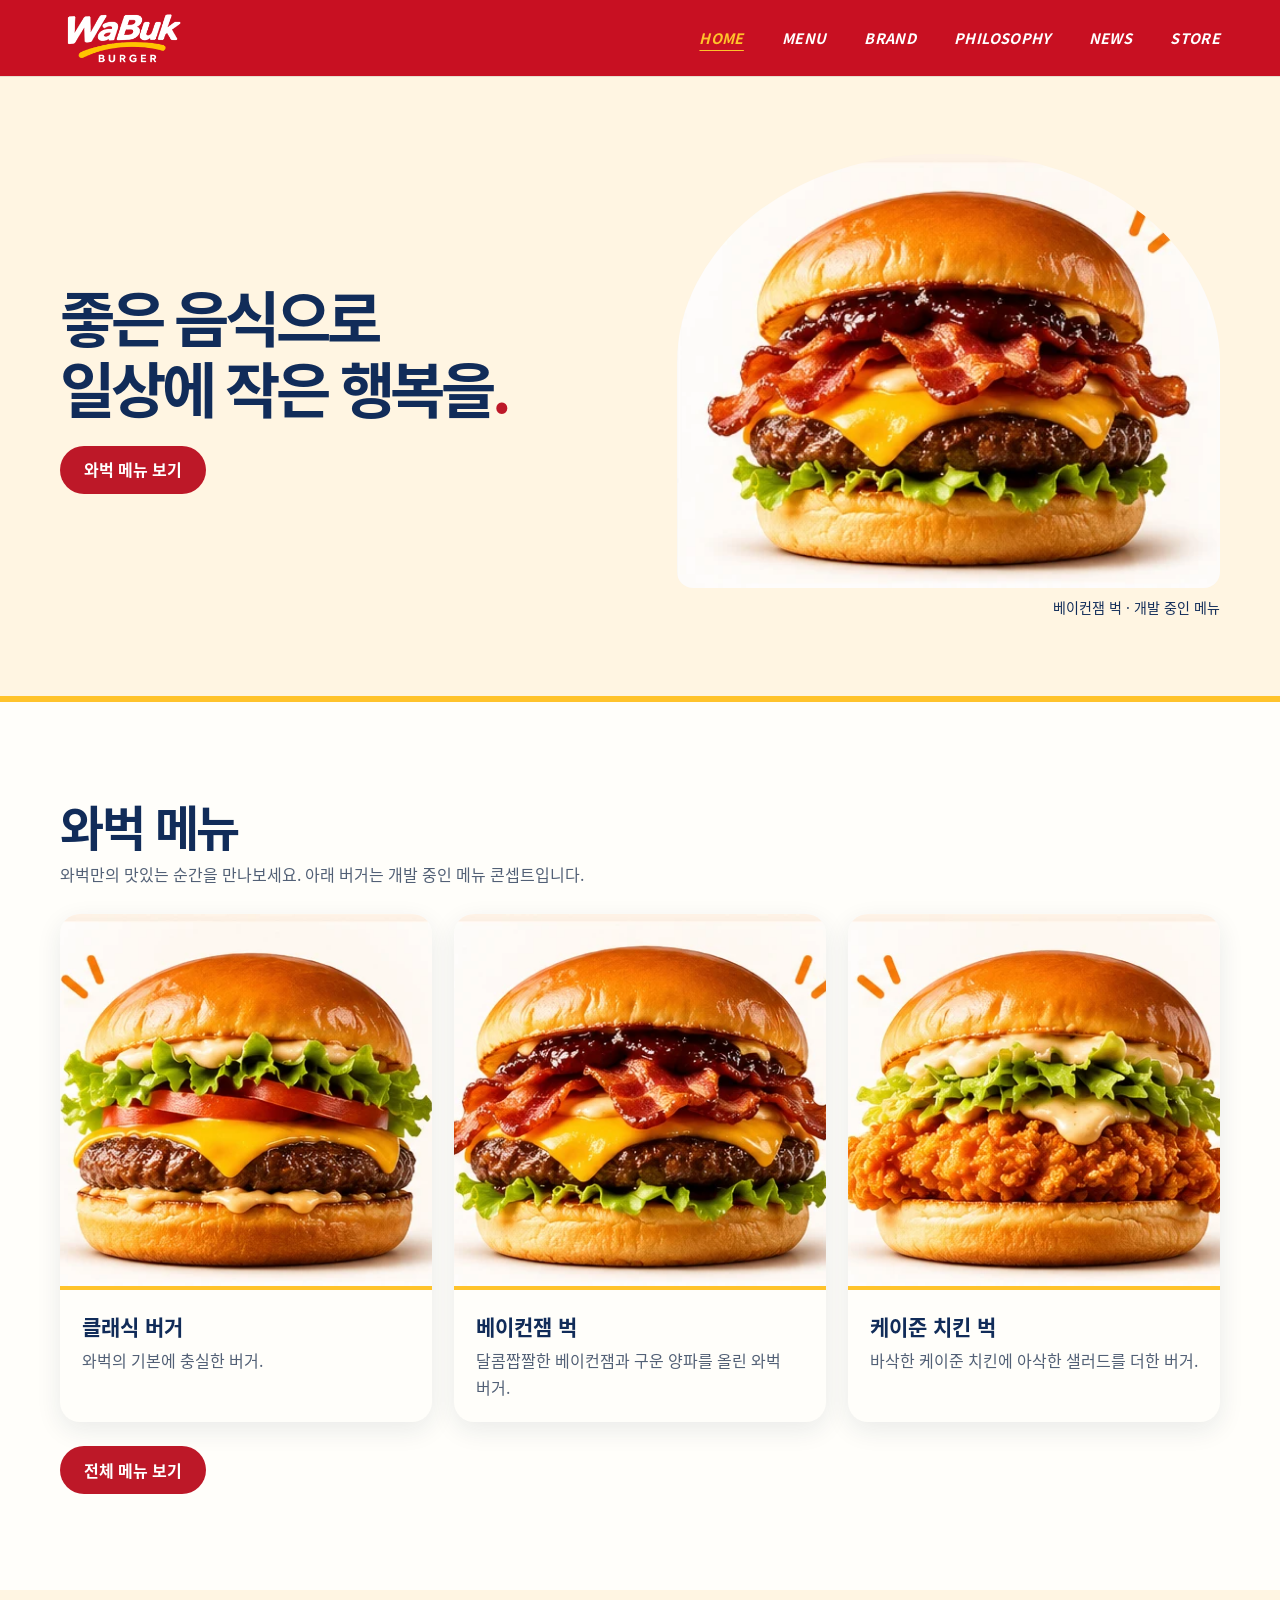
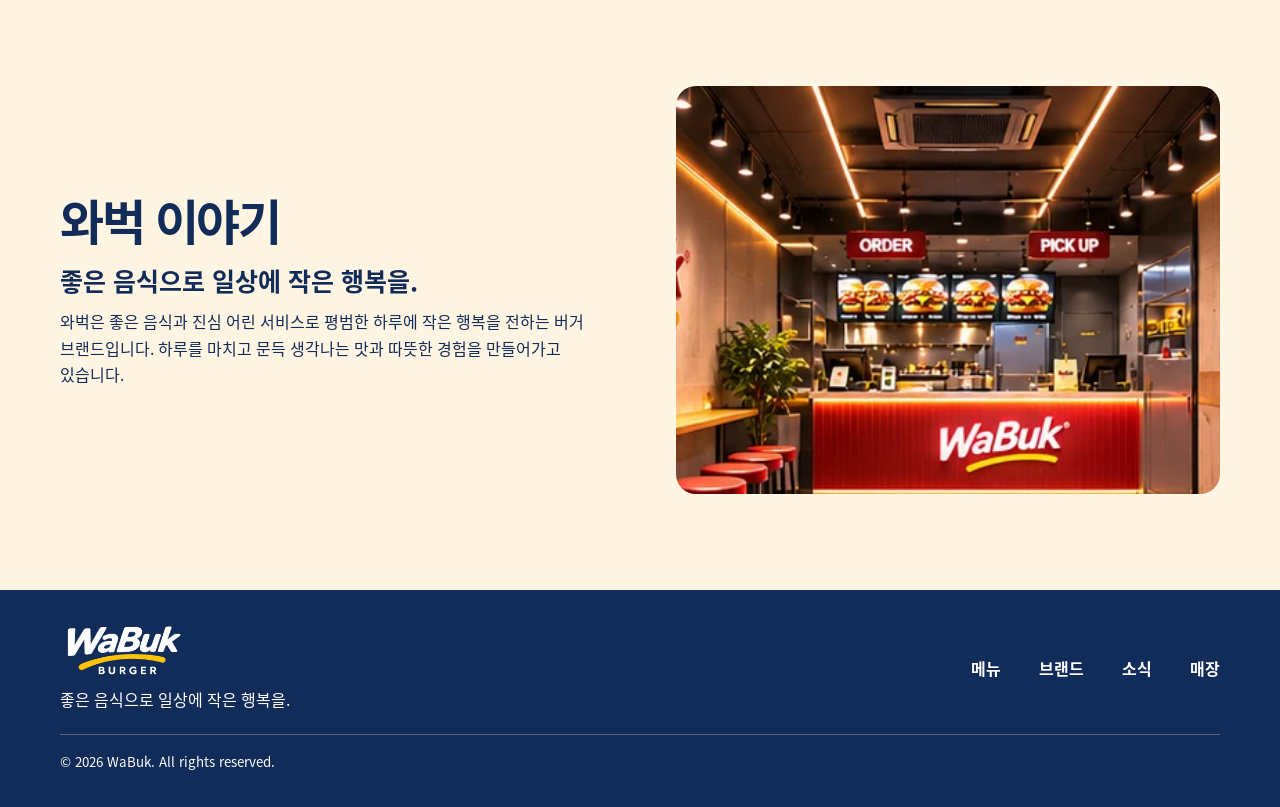
<file: index.html>
<!DOCTYPE html>
<html lang="ko">
<head>
  <meta charset="UTF-8">
  <meta name="viewport" content="width=device-width, initial-scale=1">
  <meta name="description" content="좋은 음식으로 일상에 작은 행복을 전하는 버거 브랜드 WaBuk.">
  <title>WaBuk | 공식 홈페이지</title>
  <link rel="icon" href="assets/w-symbol.png">
  <link rel="stylesheet" href="css/style.css">
  <script src="script.js" defer></script>
</head>
<body>
  <header class="site-header">
    <div class="container header-inner">
      <a class="logo" href="#home" aria-label="WaBuk 홈">
        <img src="assets/wordmark.png" alt="WaBuk">
      </a>

      <button class="nav-toggle" type="button" aria-expanded="false"
              aria-controls="main-nav" hidden>
        메뉴
      </button>

      <nav class="site-nav" id="main-nav" aria-label="주 메뉴">
        <a href="#home" data-page="index.html" aria-current="page">HOME</a>
        <a href="#menu" data-page="menu.html">MENU</a>
        <a href="#brand" data-page="brand.html">BRAND</a>
        <a href="#philosophy" data-page="philosophy.html">PHILOSOPHY</a>
        <a href="#news" data-page="news.html">NEWS</a>
        <a href="#store" data-page="store.html">STORE</a>
      </nav>
    </div>
  </header>

  <main id="home">
    <!-- 메인 배너 -->
    <section class="hero" aria-labelledby="hero-title">
      <div class="container hero-layout">
        <div class="hero-message">
          <h1 id="hero-title">좋은 음식으로<br>일상에 작은 행복을<span>.</span></h1>
          <a class="button" href="#menu" data-page="menu.html">와벅 메뉴 보기</a>
        </div>
        <figure class="hero-product">
          <img src="assets/bacon-jam-burger.webp" width="475" height="380" alt="구운 양파와 베이컨잼을 올린 버거 콘셉트" fetchpriority="high">
          <figcaption>베이컨잼 벅 · 개발 중인 메뉴</figcaption>
        </figure>
      </div>
    </section>

    <!-- 대표 메뉴 -->
    <section class="section" id="menu" aria-labelledby="menu-title">
      <div class="container">
        <h2 class="section-title" id="menu-title">와벅 메뉴</h2>
        <p class="menu-intro">와벅만의 맛있는 순간을 만나보세요. 아래 버거는 개발 중인 메뉴 콘셉트입니다.</p>

        <div class="card-grid">
          <article class="card">
            <img src="assets/classic-burger.webp" alt="클래식 버거" loading="lazy">
            <div class="card-body">
              <h3>클래식 버거</h3>
              <p>와벅의 기본에 충실한 버거.</p>
            </div>
          </article>

          <article class="card">
            <img src="assets/bacon-jam-burger.webp" alt="베이컨잼 벅" loading="lazy">
            <div class="card-body">
              <h3>베이컨잼 벅</h3>
              <p>달콤짭짤한 베이컨잼과 구운 양파를 올린 와벅 버거.</p>
            </div>
          </article>

          <article class="card">
            <img src="assets/cajun-chicken-burger.webp" alt="케이준 치킨 벅" loading="lazy">
            <div class="card-body">
              <h3>케이준 치킨 벅</h3>
              <p>바삭한 케이준 치킨에 아삭한 샐러드를 더한 버거.</p>
            </div>
          </article>
        </div>

        <a class="button desktop-menu-link" href="menu.html">전체 메뉴 보기</a>
      </div>
    </section>

    <!-- 브랜드 소개 -->
    <section class="section section--cream" id="brand" aria-labelledby="brand-title">
      <div class="container split">
        <div>
          <h2 class="section-title" id="brand-title">와벅 이야기</h2>
          <p class="lead">좋은 음식으로 일상에 작은 행복을.</p>
          <p>
            와벅은 좋은 음식과 진심 어린 서비스로 평범한 하루에 작은 행복을 전하는
            버거 브랜드입니다. 하루를 마치고 문득 생각나는 맛과 따뜻한 경험을
            만들어가고 있습니다.
          </p>
        </div>

        <img class="split-image" src="assets/counter.webp"
             alt="와벅 카운터 콘셉트" loading="lazy">
      </div>
    </section>

    <!-- 모바일 홈에서도 볼 수 있는 철학·소식·매장 -->
    <section class="section" id="philosophy" aria-labelledby="philosophy-title">
      <div class="container">
        <h2 class="section-title" id="philosophy-title">와벅이 지키는 기준</h2>

        <div class="card-grid">
          <article class="value">
            <h3>품질을 먼저 생각합니다</h3>
            <p>좋은 재료와 정직한 조리로 믿고 먹을 수 있는 음식을 만듭니다.</p>
          </article>

          <article class="value">
            <h3>사람을 존중합니다</h3>
            <p>고객과 직원, 와벅과 함께하는 모든 사람을 존중합니다.</p>
          </article>

          <article class="value">
            <h3>함께 성장합니다</h3>
            <p>함께 일하고 성장하며 그 성과를 나눌 수 있는 관계를 지향합니다.</p>
          </article>
        </div>
      </div>
    </section>

    <section class="section section--cream" id="news" aria-labelledby="news-title">
      <div class="container">
        <h2 class="section-title" id="news-title">와벅 소식</h2>

        <div class="card-grid">
          <article class="card">
            <img src="assets/store.webp" alt="와벅 간판과 매장 외관 콘셉트" loading="lazy">
            <div class="card-body">
              <h3>와벅의 시작</h3>
              <p>와벅의 첫 번째 매장을 준비하고 있습니다.</p>
            </div>
          </article>

          <article class="card">
            <img src="assets/news-menu.webp" alt="와벅 메뉴 이미지" loading="lazy">
            <div class="card-body">
              <h3>메뉴 이야기</h3>
              <p>와벅만의 맛을 만들어가고 있습니다.</p>
            </div>
          </article>

          <article class="card">
            <img src="assets/brand-story.webp" alt="와벅 브랜드 이미지" loading="lazy">
            <div class="card-body">
              <h3>와벅이 추구하는 가치</h3>
              <p>맛있는 한 끼가 평범한 하루에 작은 기쁨이 되기를 바랍니다.</p>
            </div>
          </article>
        </div>
      </div>
    </section>

    <section class="section" id="store" aria-labelledby="store-title">
      <div class="container split">
        <div>
          <h2 class="section-title" id="store-title">매장 안내</h2>
          <p class="lead">와벅의 첫 매장을 준비하고 있습니다.</p>
          <p>매장 위치와 오픈 일정은 확정되는 대로 안내하겠습니다.</p><p class="caption">매장 외관 콘셉트 이미지</p>
        </div>

        <img class="split-image" src="assets/store.webp"
             alt="와벅 매장 외관 콘셉트 이미지" loading="lazy">
      </div>
    </section>
  </main>

  <footer class="site-footer">
    <div class="container footer-inner">
      <div>
        <img class="footer-logo" src="assets/wordmark.png" alt="WaBuk" loading="lazy">
        <p>좋은 음식으로 일상에 작은 행복을.</p>
      </div>

      <nav class="footer-nav" aria-label="하단 메뉴">
        <a href="#menu" data-page="menu.html">메뉴</a>
        <a href="#brand" data-page="brand.html">브랜드</a>
        <a href="#news" data-page="news.html">소식</a>
        <a href="#store" data-page="store.html">매장</a>
      </nav>

      <small>© 2026 WaBuk. All rights reserved.</small>
    </div>
  </footer>
</body>
</html>
</file>
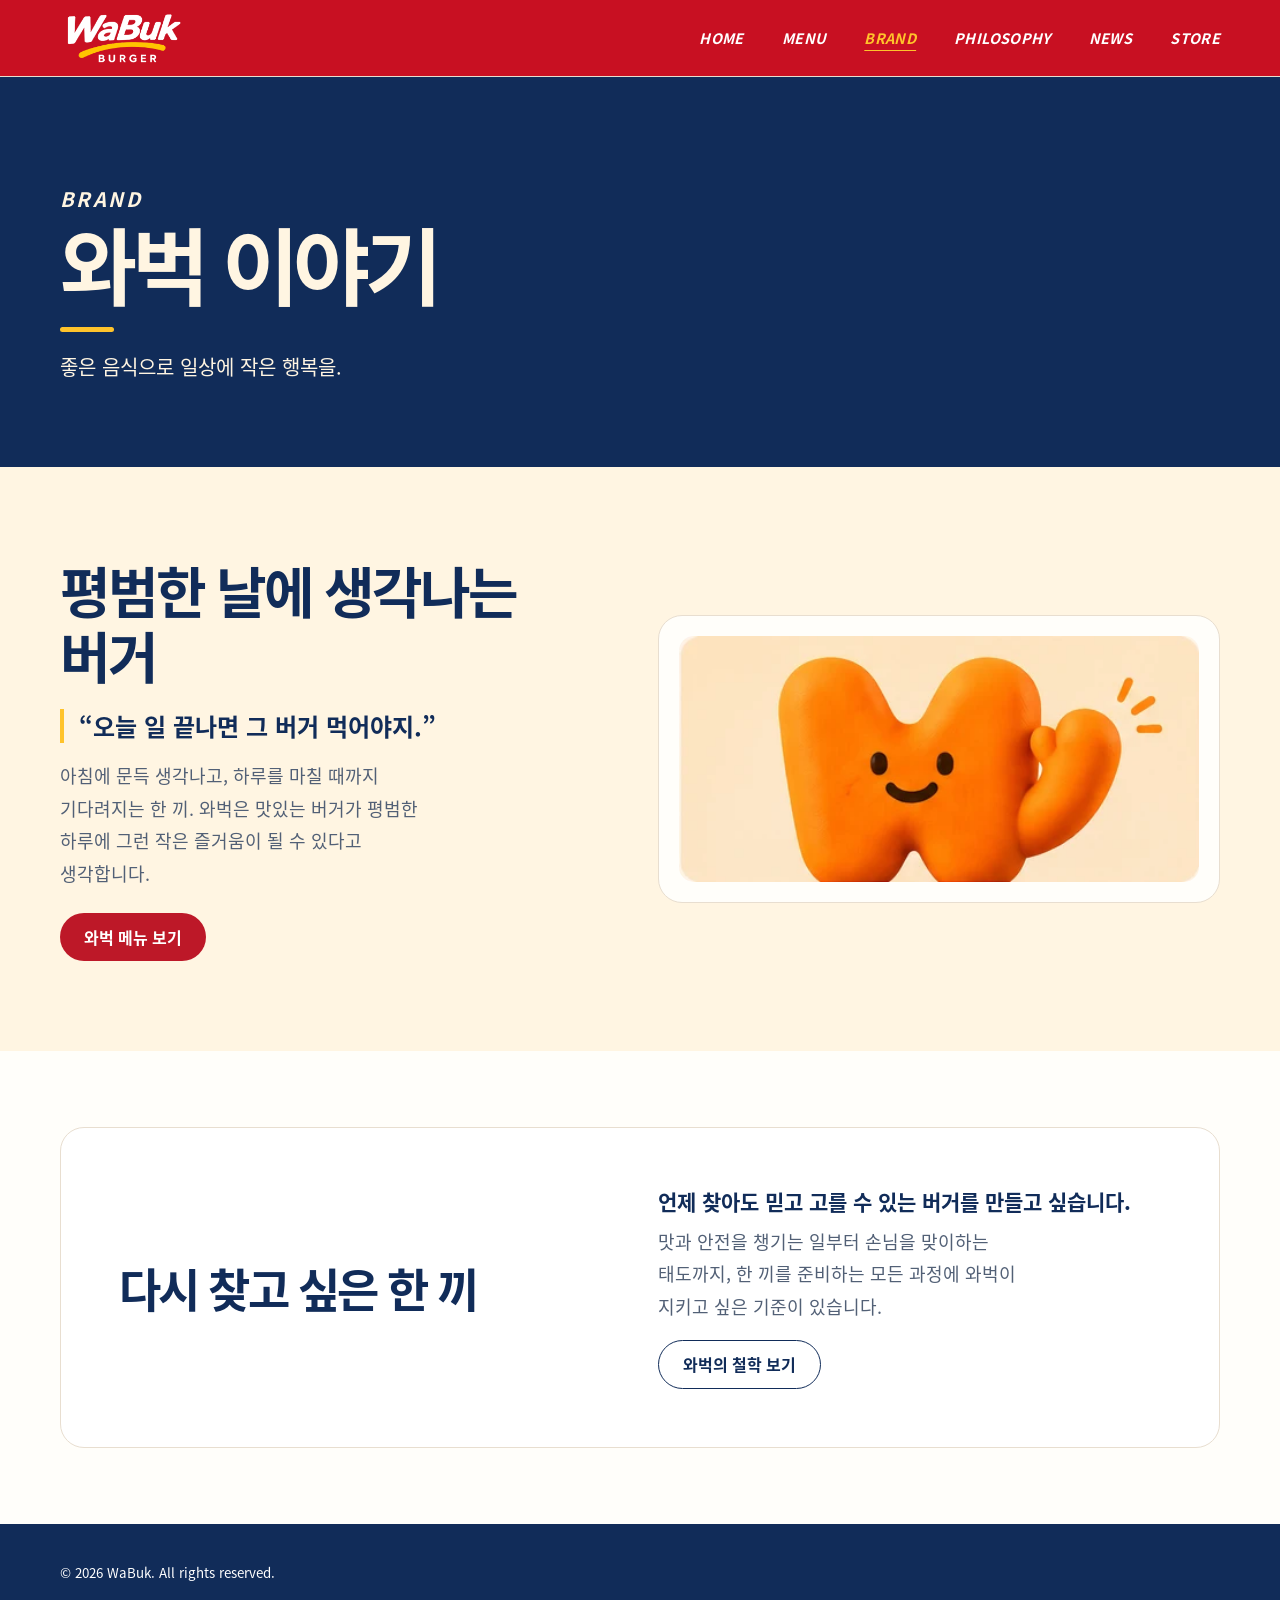
<file: brand.html>
<!DOCTYPE html>
<html lang="ko">
<head>
  <meta charset="UTF-8">
  <meta name="viewport" content="width=device-width, initial-scale=1">
  <meta name="description" content="좋은 음식으로 일상에 작은 행복을 전하는 버거 브랜드 와벅의 이야기입니다.">
  <title>와벅 이야기 | WaBuk</title>
  <link rel="icon" href="assets/w-symbol.png">
  <link rel="stylesheet" href="css/style.css">
  <script src="script.js" defer></script>

  <link rel="stylesheet" href="css/brand.css">
</head>
<body>
  <header class="site-header">
    <div class="container header-inner">
      <a class="logo" href="index.html#home" aria-label="WaBuk 홈">
        <img src="assets/wordmark.png" alt="WaBuk">
      </a>

      <button class="nav-toggle" type="button" aria-expanded="false"
              aria-controls="main-nav" hidden>메뉴</button>

      <nav class="site-nav" id="main-nav" aria-label="주 메뉴">
        <a href="index.html#home" data-page="index.html">HOME</a>
        <a href="index.html#menu" data-page="menu.html">MENU</a>
        <a href="index.html#brand" data-page="brand.html" aria-current="page">BRAND</a>
        <a href="index.html#philosophy" data-page="philosophy.html">PHILOSOPHY</a>
        <a href="index.html#news" data-page="news.html">NEWS</a>
        <a href="index.html#store" data-page="store.html">STORE</a>
      </nav>
    </div>
  </header>

  <main class="brand-page">
    <div class="brand-banner">
      <div class="container">
        <p class="page-label">BRAND</p>
        <h1>와벅 이야기</h1>
        <p>좋은 음식으로 일상에 작은 행복을.</p>
      </div>
    </div>

    <section class="brand-story" aria-labelledby="brand-story-title">
      <div class="container brand-story-layout">
        <div>
          <h2 id="brand-story-title">평범한 날에 생각나는 버거</h2>
          <p class="brand-quote">“오늘 일 끝나면 그 버거 먹어야지.”</p>
          <p class="brand-text">
            아침에 문득 생각나고, 하루를 마칠 때까지 기다려지는 한 끼.
            와벅은 맛있는 버거가 평범한 하루에 그런 작은 즐거움이
            될 수 있다고 생각합니다.
          </p>
          <a class="button" href="menu.html">와벅 메뉴 보기</a>
        </div>

        <figure class="brand-art">
          <img src="assets/brand-story.webp" alt="와벅 브랜드 캐릭터">
        </figure>
      </div>
    </section>

    <section class="brand-promise" aria-labelledby="brand-promise-title">
      <div class="container">
        <div class="brand-promise-panel">
          <h2 id="brand-promise-title">다시 찾고 싶은 한 끼</h2>
          <div>
            <p class="brand-promise-lead">
              언제 찾아도 믿고 고를 수 있는 버거를 만들고 싶습니다.
            </p>
            <p class="brand-text">
              맛과 안전을 챙기는 일부터 손님을 맞이하는 태도까지,
              한 끼를 준비하는 모든 과정에 와벅이 지키고 싶은 기준이 있습니다.
            </p>
            <a class="button" href="philosophy.html">와벅의 철학 보기</a>
          </div>
        </div>
      </div>
    </section>
  </main>

  <footer class="site-footer">
    <div class="container">
      <small>© 2026 WaBuk. All rights reserved.</small>
    </div>
  </footer>
</body>
</html>
</file>
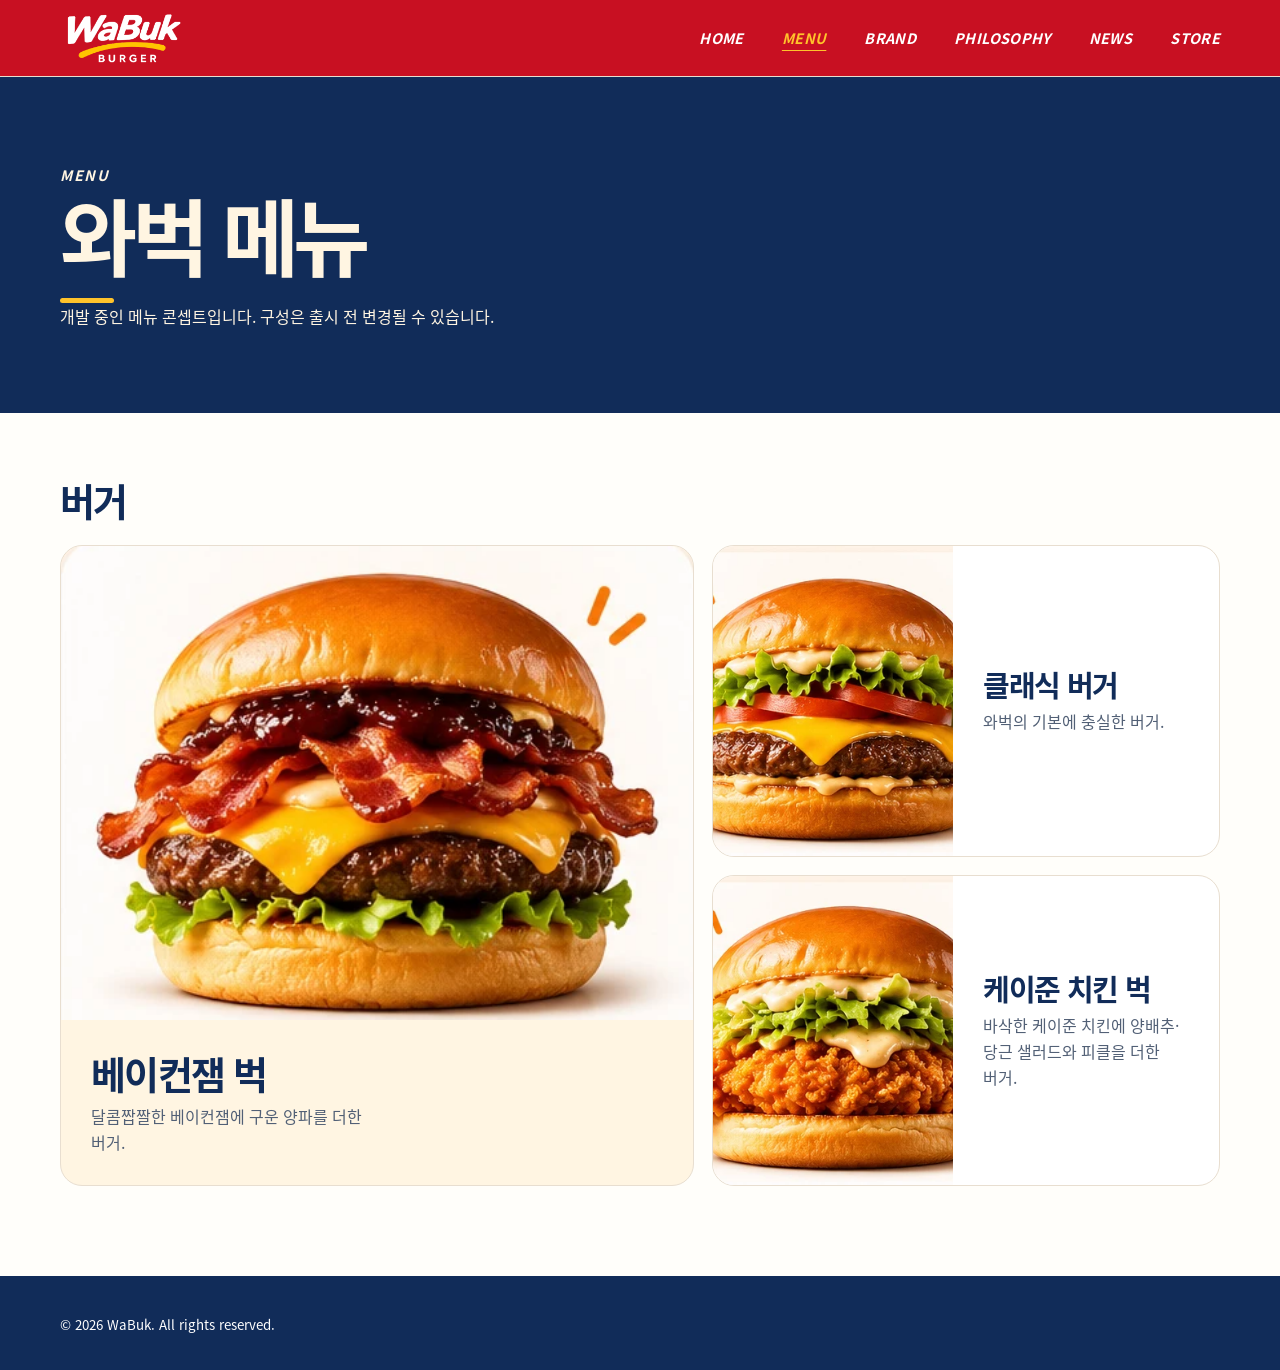
<file: menu.html>
<!DOCTYPE html>
<html lang="ko">
<head>
  <meta charset="UTF-8">
  <meta name="viewport" content="width=device-width, initial-scale=1">
  <meta name="description" content="와벅이 개발 중인 버거 메뉴 콘셉트를 소개합니다.">
  <title>와벅 메뉴 | WaBuk</title>
  <link rel="icon" href="assets/w-symbol.png">
  <link rel="stylesheet" href="css/style.css">
  <script src="script.js" defer></script>

  <link rel="stylesheet" href="css/menu.css">
</head>

<body>
  <header class="site-header">
    <div class="container header-inner">
      <a class="logo" href="index.html#home" aria-label="WaBuk 홈">
        <img src="assets/wordmark.png" alt="WaBuk">
      </a>

      <button class="nav-toggle" type="button" aria-expanded="false"
              aria-controls="main-nav" hidden>
        메뉴
      </button>

      <nav class="site-nav" id="main-nav" aria-label="주 메뉴">
        <a href="index.html#home" data-page="index.html">HOME</a>
        <a href="index.html#menu" data-page="menu.html" aria-current="page">MENU</a>
        <a href="index.html#brand" data-page="brand.html">BRAND</a>
        <a href="index.html#philosophy" data-page="philosophy.html">PHILOSOPHY</a>
        <a href="index.html#news" data-page="news.html">NEWS</a>
        <a href="index.html#store" data-page="store.html">STORE</a>
      </nav>
    </div>
  </header>

  <main class="menu-page">
    <div class="menu-banner">
      <div class="container">
        <p class="page-label">MENU</p>
        <h1>와벅 메뉴</h1>
        <p>개발 중인 메뉴 콘셉트입니다. 구성은 출시 전 변경될 수 있습니다.</p>
      </div>
    </div>

    <section class="burger-section" id="menu" aria-labelledby="burger-title">
      <div class="container">
        <h2 id="burger-title">버거</h2>

        <div class="burger-grid">
          <article class="burger-card burger-card--featured">
            <img class="burger-photo" src="assets/bacon-jam-burger.webp"
                 alt="베이컨잼 벅" fetchpriority="high">
            <div class="burger-copy">
              <h3>베이컨잼 벅</h3>
              <p>달콤짭짤한 베이컨잼에 구운 양파를 더한 버거.</p>
            </div>
          </article>

          <article class="burger-card">
            <img class="burger-photo" src="assets/classic-burger.webp"
                 alt="클래식 버거">
            <div class="burger-copy">
              <h3>클래식 버거</h3>
              <p>와벅의 기본에 충실한 버거.</p>
            </div>
          </article>

          <article class="burger-card">
            <img class="burger-photo" src="assets/cajun-chicken-burger.webp"
                 alt="케이준 치킨 벅">
            <div class="burger-copy">
              <h3>케이준 치킨 벅</h3>
              <p>바삭한 케이준 치킨에 양배추·당근 샐러드와 피클을 더한 버거.</p>
            </div>
          </article>
        </div>
      </div>
    </section>
  </main>

  <footer class="site-footer">
    <div class="container">
      <small>© 2026 WaBuk. All rights reserved.</small>
    </div>
  </footer>
</body>
</html>
</file>
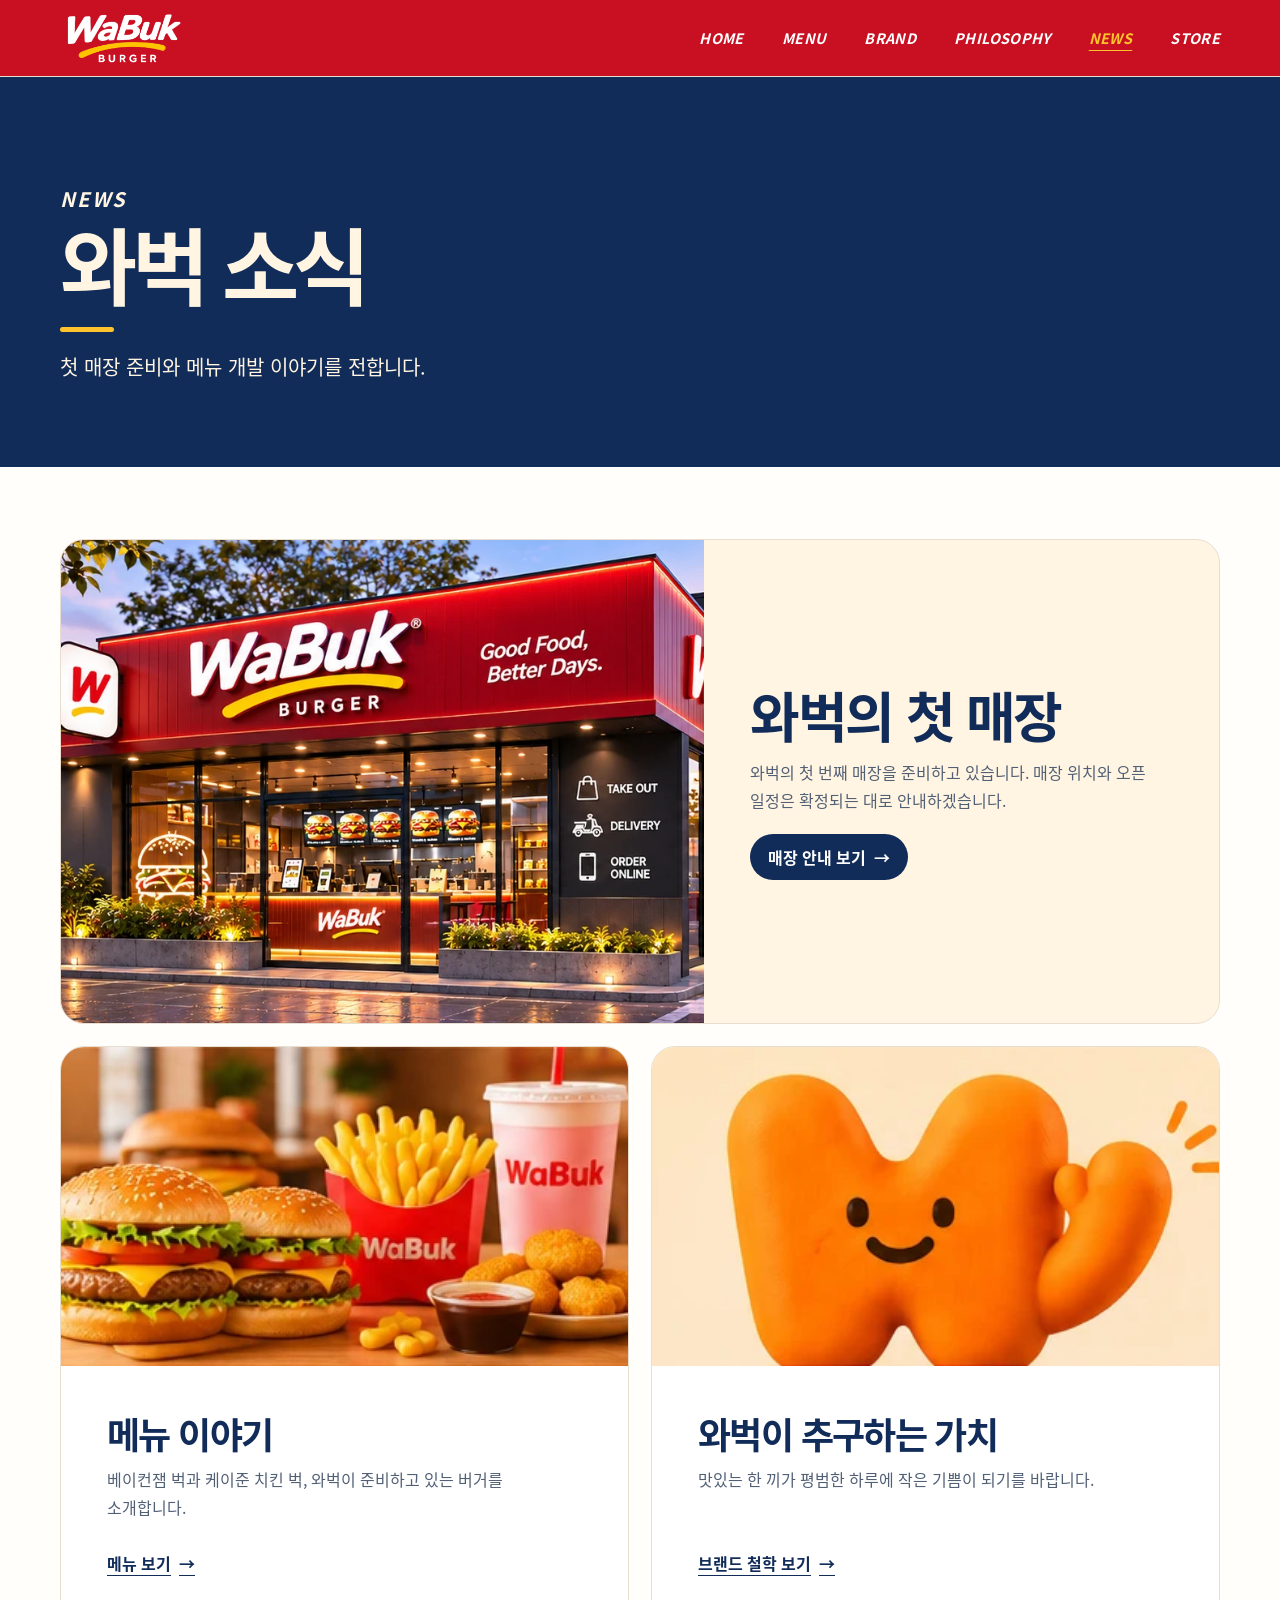
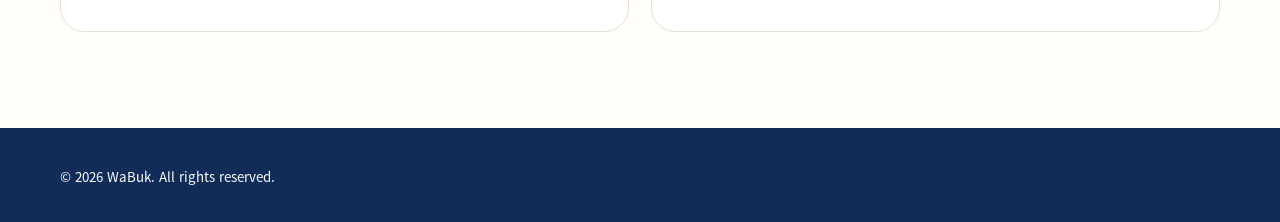
<file: news.html>
<!DOCTYPE html>
<html lang="ko">
<head>
  <meta charset="UTF-8">
  <meta name="viewport" content="width=device-width, initial-scale=1">
  <meta name="description" content="와벅의 첫 매장 준비와 메뉴 개발 이야기를 전합니다.">
  <title>와벅 소식 | WaBuk</title>
  <link rel="icon" href="assets/w-symbol.png">
  <link rel="stylesheet" href="css/style.css">
  <script src="script.js" defer></script>

  <link rel="stylesheet" href="css/news.css">
</head>

<body>
  <header class="site-header">
    <div class="container header-inner">
      <a class="logo" href="index.html#home" aria-label="WaBuk 홈">
        <img src="assets/wordmark.png" alt="WaBuk">
      </a>

      <button class="nav-toggle" type="button" aria-expanded="false"
              aria-controls="main-nav" hidden>
        메뉴
      </button>

      <nav class="site-nav" id="main-nav" aria-label="주 메뉴">
        <a href="index.html#home" data-page="index.html">HOME</a>
        <a href="index.html#menu" data-page="menu.html">MENU</a>
        <a href="index.html#brand" data-page="brand.html">BRAND</a>
        <a href="index.html#philosophy" data-page="philosophy.html">PHILOSOPHY</a>
        <a href="index.html#news" data-page="news.html" aria-current="page">NEWS</a>
        <a href="index.html#store" data-page="store.html">STORE</a>
      </nav>
    </div>
  </header>

  <main class="news-page">
    <div class="news-banner">
      <div class="container">
        <p class="page-label">NEWS</p>
        <h1>와벅 소식</h1>
        <p>첫 매장 준비와 메뉴 개발 이야기를 전합니다.</p>
      </div>
    </div>

    <section class="container news-list" aria-label="소식 목록">
      <article class="news-story news-story--featured">
        <img class="news-photo" src="assets/store.webp"
             alt="와벅 간판이 있는 매장 외관 콘셉트">
        <div class="news-copy">
          <h2>와벅의 첫 매장</h2>
          <p>와벅의 첫 번째 매장을 준비하고 있습니다. 매장 위치와 오픈 일정은 확정되는 대로 안내하겠습니다.</p>
          <a class="news-link" href="store.html">
            매장 안내 보기 <span aria-hidden="true">→</span>
          </a>
        </div>
      </article>

      <article class="news-story">
        <img class="news-photo" src="assets/news-menu.webp"
             alt="와벅 버거 메뉴 이미지" loading="lazy">
        <div class="news-copy">
          <h2>메뉴 이야기</h2>
          <p>베이컨잼 벅과 케이준 치킨 벅, 와벅이 준비하고 있는 버거를 소개합니다.</p>
          <a class="news-link" href="menu.html">
            메뉴 보기 <span aria-hidden="true">→</span>
          </a>
        </div>
      </article>

      <article class="news-story">
        <img class="news-photo" src="assets/brand-story.webp"
             alt="와벅 브랜드 이미지" loading="lazy">
        <div class="news-copy">
          <h2>와벅이 추구하는 가치</h2>
          <p>맛있는 한 끼가 평범한 하루에 작은 기쁨이 되기를 바랍니다.</p>
          <a class="news-link" href="philosophy.html">
            브랜드 철학 보기 <span aria-hidden="true">→</span>
          </a>
        </div>
      </article>
    </section>
  </main>

  <footer class="site-footer">
    <div class="container">
      <small>© 2026 WaBuk. All rights reserved.</small>
    </div>
  </footer>
</body>
</html>
</file>
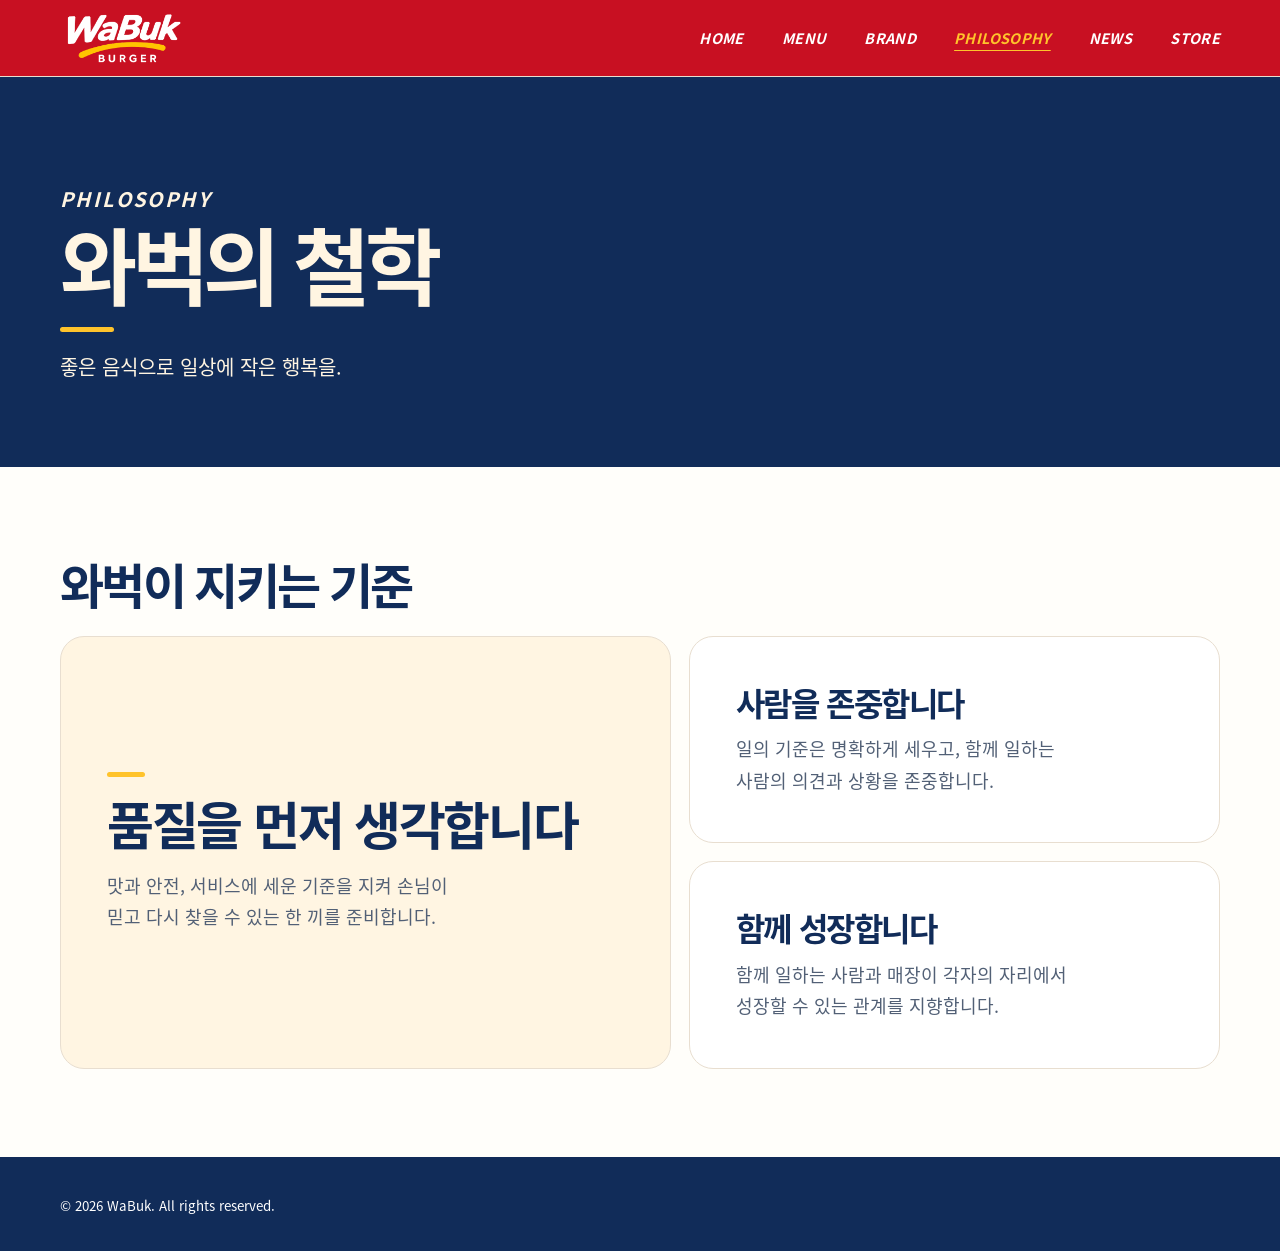
<file: philosophy.html>
<!DOCTYPE html>
<html lang="ko">
<head>
  <meta charset="UTF-8">
  <meta name="viewport" content="width=device-width, initial-scale=1">
  <meta name="description" content="품질, 사람에 대한 존중, 상생. 와벅이 한 끼를 준비하며 지키는 기준입니다.">
  <title>와벅의 철학 | WaBuk</title>
  <link rel="icon" href="assets/w-symbol.png">
  <link rel="stylesheet" href="css/style.css">
  <script src="script.js" defer></script>

  <link rel="stylesheet" href="css/philosophy.css">
</head>

<body>
  <header class="site-header">
    <div class="container header-inner">
      <a class="logo" href="index.html#home" aria-label="WaBuk 홈">
        <img src="assets/wordmark.png" alt="WaBuk">
      </a>

      <button class="nav-toggle" type="button" aria-expanded="false"
              aria-controls="main-nav" hidden>
        메뉴
      </button>

      <nav class="site-nav" id="main-nav" aria-label="주 메뉴">
        <a href="index.html#home" data-page="index.html">HOME</a>
        <a href="index.html#menu" data-page="menu.html">MENU</a>
        <a href="index.html#brand" data-page="brand.html">BRAND</a>
        <a href="index.html#philosophy" data-page="philosophy.html" aria-current="page">PHILOSOPHY</a>
        <a href="index.html#news" data-page="news.html">NEWS</a>
        <a href="index.html#store" data-page="store.html">STORE</a>
      </nav>
    </div>
  </header>

  <main class="philosophy-page">
    <div class="philosophy-banner">
      <div class="container">
        <p class="page-label">PHILOSOPHY</p>
        <h1>와벅의 철학</h1>
        <p>좋은 음식으로 일상에 작은 행복을.</p>
      </div>
    </div>

    <section class="philosophy-values" aria-labelledby="values-title">
      <div class="container">
        <h2 id="values-title">와벅이 지키는 기준</h2>

        <div class="philosophy-grid">
          <article class="philosophy-card philosophy-card--quality">
            <h3>품질을 먼저 생각합니다</h3>
            <p>
              맛과 안전, 서비스에 세운 기준을 지켜 손님이 믿고 다시
              찾을 수 있는 한 끼를 준비합니다.
            </p>
          </article>

          <article class="philosophy-card">
            <h3>사람을 존중합니다</h3>
            <p>
              일의 기준은 명확하게 세우고, 함께 일하는 사람의
              의견과 상황을 존중합니다.
            </p>
          </article>

          <article class="philosophy-card">
            <h3>함께 성장합니다</h3>
            <p>
              함께 일하는 사람과 매장이 각자의 자리에서
              성장할 수 있는 관계를 지향합니다.
            </p>
          </article>
        </div>
      </div>
    </section>
  </main>

  <footer class="site-footer">
    <div class="container">
      <small>© 2026 WaBuk. All rights reserved.</small>
    </div>
  </footer>
</body>
</html>
</file>
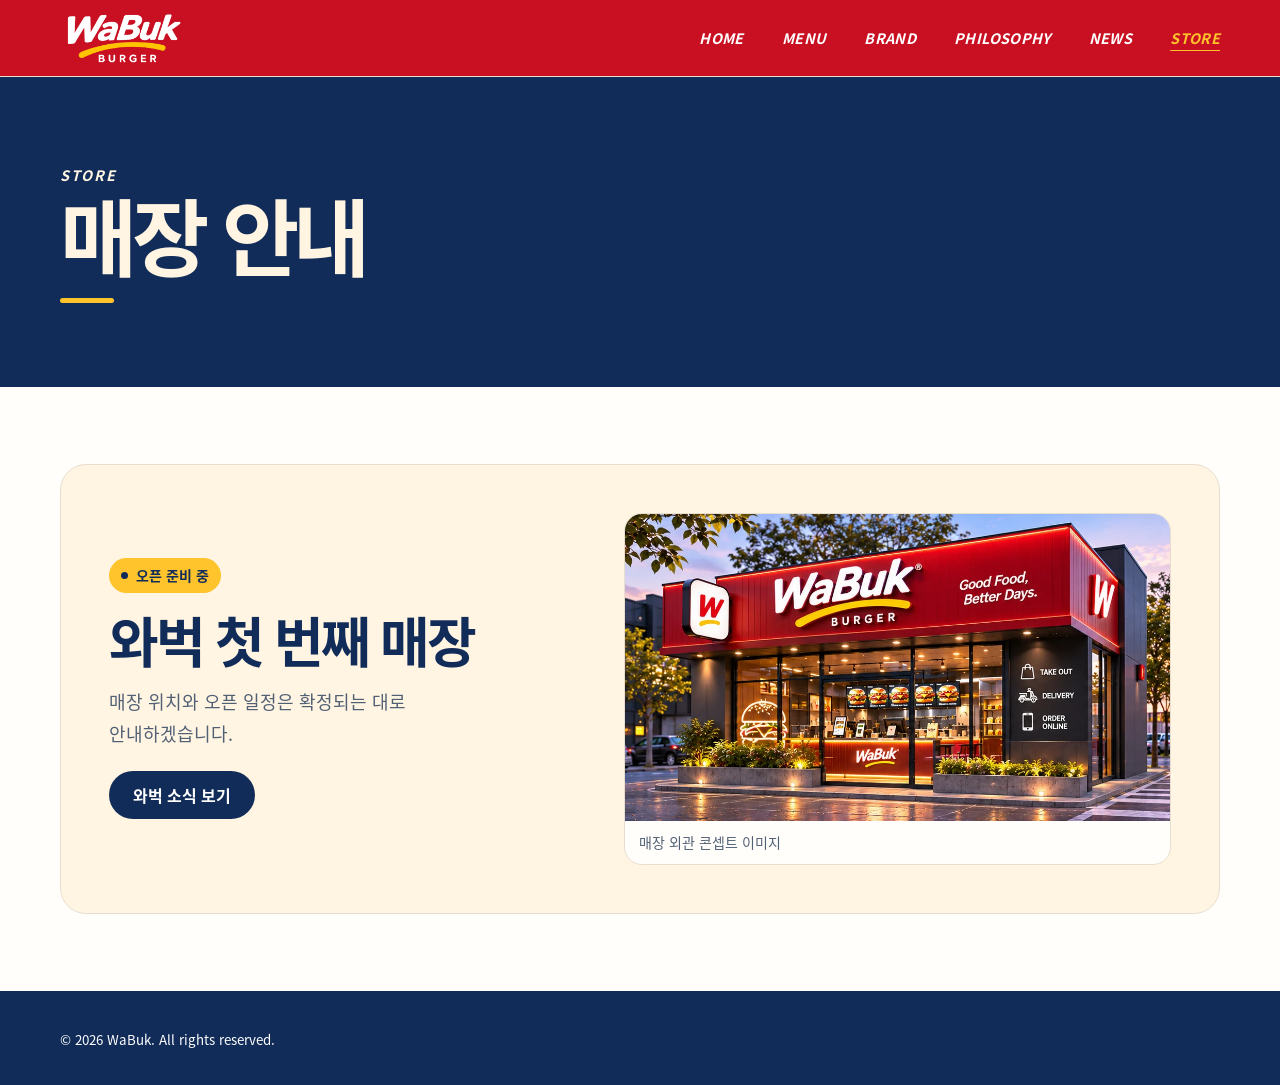
<file: store.html>
<!DOCTYPE html>
<html lang="ko">
<head>
  <meta charset="UTF-8">
  <meta name="viewport" content="width=device-width, initial-scale=1">
  <meta name="description" content="와벅의 첫 매장 준비 소식과 매장 외관 콘셉트를 확인하세요.">
  <title>매장 안내 | WaBuk</title>
  <link rel="icon" href="assets/w-symbol.png">
  <link rel="stylesheet" href="css/style.css">
  <script src="script.js" defer></script>

  <link rel="stylesheet" href="css/store.css">
</head>

<body>
  <header class="site-header">
    <div class="container header-inner">
      <a class="logo" href="index.html#home" aria-label="WaBuk 홈">
        <img src="assets/wordmark.png" alt="WaBuk">
      </a>

      <button class="nav-toggle" type="button" aria-expanded="false"
              aria-controls="main-nav" hidden>
        메뉴
      </button>

      <nav class="site-nav" id="main-nav" aria-label="주 메뉴">
        <a href="index.html#home" data-page="index.html">HOME</a>
        <a href="index.html#menu" data-page="menu.html">MENU</a>
        <a href="index.html#brand" data-page="brand.html">BRAND</a>
        <a href="index.html#philosophy" data-page="philosophy.html">PHILOSOPHY</a>
        <a href="index.html#news" data-page="news.html">NEWS</a>
        <a href="index.html#store" data-page="store.html" aria-current="page">STORE</a>
      </nav>
    </div>
  </header>

  <main class="store-page">
    <div class="store-banner">
      <div class="container">
        <p class="page-label">STORE</p>
        <h1>매장 안내</h1>
      </div>
    </div>

    <section class="store-content" aria-labelledby="first-store-title">
      <div class="container">
        <div class="store-panel">
          <div class="store-details">
            <span class="store-status">오픈 준비 중</span>
            <h2 id="first-store-title">와벅 첫 번째 매장</h2>
            <p>매장 위치와 오픈 일정은 확정되는 대로 안내하겠습니다.</p>
            <a class="button" href="news.html">와벅 소식 보기</a>
          </div>

          <figure class="store-figure">
            <img src="assets/store.webp"
                 alt="와벅 간판이 달린 통유리 매장 전면">
            <figcaption>매장 외관 콘셉트 이미지</figcaption>
          </figure>
        </div>
      </div>
    </section>
  </main>

  <footer class="site-footer">
    <div class="container">
      <small>© 2026 WaBuk. All rights reserved.</small>
    </div>
  </footer>
</body>
</html>
</file>
<file: css/style.css>
@font-face {
  font-family: "WaBuk Sans";
  src: url("../assets/fonts/noto-kr-regular.woff") format("woff");
  font-weight: 400;
  font-display: swap;
}
@font-face {
  font-family: "WaBuk Sans";
  src: url("../assets/fonts/noto-kr-bold.woff") format("woff");
  font-weight: 700;
  font-display: swap;
}

:root {
  --brand-font: "WaBuk Sans", "Noto Sans CJK KR", "Apple SD Gothic Neo", "Malgun Gothic", sans-serif;
  --navy: #112c59;
  --hero-navy: #14243c;
  --cream: #fff5e2;
  --paper: #fffefa;
  --blue-tint: #e9eff7;
  --yellow: #ffc32b;
  --yellow-hover: #ffcf69;
  --orange: #bd1828;
  --orange-hover: #941424;
  --muted: #526076;
  --line: #e8ded0;
  --width: 1160px;
  --radius: 20px;
}

/* 기본 설정 */
* {
  box-sizing: border-box;
}

[hidden] {
  display: none !important;
}

html {
  scroll-padding-top: 100px;
}

body {
  margin: 0;
  background: var(--paper);
  color: var(--navy);
  font-family: var(--brand-font);
  line-height: 1.65;
}

h1,
h2,
h3,
p {
  margin: 0;
  word-break: keep-all;
  overflow-wrap: anywhere;
}

img {
  display: block;
  max-width: 100%;
}

a {
  color: inherit;
  text-decoration: none;
}

button {
  color: inherit;
  font: inherit;
  cursor: pointer;
}

:focus-visible {
  outline: 3px solid currentColor;
  outline-offset: 4px;
}

.container {
  width: min(calc(100% - 48px), var(--width));
  margin-inline: auto;
}

/* 공통 헤더 */
.site-header {
  position: sticky;
  top: 0;
  z-index: 10;
  background: var(--paper);
  border-bottom: 1px solid var(--line);
}

.header-inner {
  min-height: 76px;
  display: flex;
  align-items: center;
  justify-content: space-between;
  gap: 24px;
}

.logo img,
.footer-logo {
  width: 126px;
  height: 52px;
  object-fit: contain;
}

.site-nav,
.footer-nav {
  display: flex;
  flex-wrap: wrap;
  align-items: center;
  gap: clamp(16px, 3vw, 38px);
  font-weight: 700;
}

.site-nav a {
  padding-block: 10px;
}

.site-nav a:hover,
.site-nav [aria-current="page"] {
  color: var(--orange);
}

.site-nav [aria-current="page"] {
  text-decoration: underline;
  text-underline-offset: 6px;
}

.nav-toggle {
  display: none;
}

/* 공통 버튼 */
.button {
  display: inline-flex;
  align-items: center;
  justify-content: center;
  min-height: 48px;
  margin-top: 24px;
  padding: 10px 24px;
  border-radius: 999px;
  background: var(--orange);
  color: #fff;
  font-weight: 700;
}

.button:hover {
  background: var(--orange-hover);
}

.button:focus-visible {
  outline-color: var(--navy);
}

/* Home */
.hero { background: var(--cream); border-bottom: 6px solid var(--yellow); }
.hero-layout { display: grid; grid-template-columns: 1.05fr 1fr; align-items: center; gap: 4%; padding-block: clamp(40px,6vw,88px); }
.hero-message h1 { font-size: clamp(2.35rem,4.7vw,4.5rem); line-height: 1.18; letter-spacing: -.07em; }
.hero-message h1 span { color: var(--orange); }
.hero-product { margin: 0; text-align: right; }
.hero-product img { width: 100%; height: auto; border-radius: 48% 48% 16px 16px; }
.hero-product figcaption,.caption { margin-top: 8px; font-size: .875rem; }
.page-label { font: italic 700 .9rem/2 var(--brand-font); letter-spacing: .12em; }
.site-header { background: #c81022; color: white; }
.site-nav { font-size: .9rem; }
.site-nav a:hover,.site-nav [aria-current="page"] { color: var(--yellow); }
.footer-logo { background: transparent; }
/* 홈 본문 */
.section {
  padding-block: clamp(52px, 8vw, 96px);
}

.section--cream {
  background: var(--cream);
}

.section-title {
  margin-bottom: 25px;
  font-size: clamp(30px, 4.4vw, 48px);
  line-height: 1.15;
  letter-spacing: -0.045em;
}

.card-grid {
  display: grid;
  grid-template-columns: repeat(3, minmax(0, 1fr));
  gap: 22px;
}

.card,
.value {
  border: 1px solid var(--line);
  border-radius: var(--radius);
  background: var(--paper);
}

.card {
  overflow: hidden;
}

.card img {
  width: 100%;
  aspect-ratio: 4 / 3;
  object-fit: cover;
  background: var(--cream);
}

.card-body,
.value {
  padding: 22px;
}

.card h3,
.value h3 {
  margin-bottom: 7px;
  font-size: 21px;
  line-height: 1.35;
}

.card p,
.value p {
  color: var(--muted);
}

.split {
  display: grid;
  grid-template-columns: repeat(2, minmax(0, 1fr));
  align-items: center;
  gap: clamp(25px, 6vw, 72px);
}

.split .section-title {
  margin-bottom: 16px;
}

.lead {
  margin-bottom: 10px;
  font-size: clamp(19px, 2.4vw, 25px);
  font-weight: 700;
  line-height: 1.4;
}

.split-image {
  width: 100%;
  aspect-ratio: 4 / 3;
  object-fit: cover;
  border-radius: var(--radius);
}

#home > #menu .section-title {
  margin-bottom: 8px;
}

#home .menu-intro {
  margin-bottom: 26px;
  color: var(--muted);
}

#home > #menu .card {
  border: 0;
  box-shadow: 0 8px 26px rgb(24 41 66 / 9%);
}

#home > #menu .card img {
  aspect-ratio: 1 / 1;
}

#home > #menu .card-body {
  border-top: 4px solid var(--yellow);
}

#home > #news {
  background: var(--blue-tint);
}

#home > #news .card img {
  aspect-ratio: 16 / 10;
}

#home > #store .split {
  padding: clamp(22px, 4vw, 48px);
  border-radius: 28px;
  background: var(--navy);
  color: #fff;
}

/* 공통 푸터 */
.site-footer {
  padding-block: 34px;
  background: var(--navy);
  color: #fff;
}

.footer-inner {
  display: grid;
  grid-template-columns: 1fr auto;
  align-items: center;
  gap: 22px;
}

.footer-logo {
  margin-bottom: 10px;
  padding: 0;
}

.footer-inner small {
  grid-column: 1 / -1;
  padding-top: 16px;
  border-top: 1px solid #566479;
}

.footer-nav a:hover {
  text-decoration: underline;
}

/* PC 홈에서 개별 페이지와 겹치는 본문 숨김 */
@media (min-width: 721px) {
  .has-desktop-pages #home > #philosophy,
  .has-desktop-pages #home > #news,
  .has-desktop-pages #home > #store {
    display: none;
  }
}

/* 모바일 */
@media (max-width: 720px) {
  html {
    scroll-padding-top: 80px;
  }

  .container {
    width: calc(100% - 36px);
  }

  .header-inner {
    min-height: 64px;
    flex-wrap: wrap;
    gap: 0 16px;
  }

  .logo img {
    width: 104px;
    height: 46px;
  }

  .nav-toggle:not([hidden]) {
    display: inline-flex;
    align-items: center;
    min-height: 44px;
    padding-inline: 14px;
    border: 1px solid var(--line);
    border-radius: 8px;
    background: transparent;
    font-weight: 700;
  }

  .site-nav {
    flex-basis: 100%;
    gap: 4px 16px;
    padding-bottom: 10px;
  }

  .nav-toggle:not([hidden]) + .site-nav:not(.is-open) {
    display: none;
  }

  .hero-layout { grid-template-columns: 1fr; gap: 24px; padding-block: 32px 20px; }
  .hero-product { width: min(100%,420px); justify-self: center; }
  .hero-product img { max-height: 34vh; object-fit: contain; border-radius: 16px; }
  .hero-message h1 { font-size: clamp(2.1rem,8vw,3.25rem); }
  .button {
    margin-top: 16px;
  }

  .card-grid,
  .split,
  .footer-inner {
    grid-template-columns: minmax(0, 1fr);
  }

  .card-grid {
    gap: 16px;
  }

  #home > #menu .card img {
    aspect-ratio: 4 / 3;
  }

  .footer-nav {
    gap: 10px 22px;
  }

  .desktop-menu-link {
    display: none;
  }
}

/* Storefront typography: upright Korean copy and inclined Latin navigation. */
h1, h2, h3 { font-weight: 700; }
.site-nav { font-style: italic; font-weight: 700; letter-spacing: .025em; }
</file>
<file: css/brand.css>
.brand-page {
  --brand-navy: var(--navy);
  --brand-cream: var(--cream);
  --brand-paper: var(--paper);
  --brand-yellow: var(--yellow);
  --brand-muted: var(--muted);
  --brand-line: var(--line);
  background: var(--brand-paper);
  color: var(--brand-navy);
}

/* 페이지 제목 */
.brand-page .brand-banner {
  padding-block: clamp(44px, 7vw, 84px);
  background: var(--brand-navy);
  color: var(--brand-cream);
}

.brand-page .brand-banner h1 {
  margin: 0;
  font-size: clamp(42px, 7vw, 84px);
  line-height: 1.05;
  letter-spacing: -0.065em;
}

.brand-page .brand-banner h1::after {
  content: "";
  display: block;
  width: 54px;
  height: 5px;
  margin-top: 20px;
  border-radius: 999px;
  background: var(--brand-yellow);
}

.brand-page .brand-banner p {
  margin: 18px 0 0;
  font-size: clamp(16px, 2vw, 20px);
}

/* 브랜드 이야기 */
.brand-page .brand-story {
  padding-block: clamp(42px, 7vw, 92px);
  background: var(--brand-cream);
}

.brand-page .brand-story-layout {
  display: grid;
  grid-template-columns: minmax(0, 1fr) minmax(0, 1.08fr);
  align-items: center;
  gap: clamp(28px, 6vw, 78px);
}

.brand-page h2 {
  margin: 0;
  font-size: clamp(30px, 4.4vw, 55px);
  line-height: 1.18;
  letter-spacing: -0.055em;
  word-break: keep-all;
}

.brand-page .brand-quote {
  margin: 22px 0 16px;
  padding-inline-start: 15px;
  border-inline-start: 4px solid var(--brand-yellow);
  font-size: clamp(18px, 2.1vw, 24px);
  font-weight: 700;
  line-height: 1.45;
  word-break: keep-all;
}

.brand-page .brand-text {
  max-width: 36ch;
  margin: 0;
  color: var(--brand-muted);
  font-size: clamp(16px, 1.6vw, 18px);
  line-height: 1.8;
  word-break: keep-all;
}

.brand-page .brand-art {
  margin: 0;
  padding: clamp(10px, 2vw, 20px);
  border: 1px solid var(--brand-line);
  border-radius: 24px;
  background: var(--brand-paper);
}

.brand-page .brand-art img {
  display: block;
  width: 100%;
  height: auto;
  border-radius: 15px;
}

/* 브랜드가 지키는 기준 */
.brand-page .brand-promise {
  padding-block: clamp(36px, 6vw, 76px);
}

.brand-page .brand-promise-panel {
  display: grid;
  grid-template-columns: minmax(0, 1fr) minmax(0, 1.05fr);
  align-items: center;
  gap: 24px clamp(24px, 5vw, 60px);
  padding: clamp(24px, 5vw, 58px);
  border: 1px solid var(--brand-line);
  border-radius: 24px;
  background: #fff;
}

.brand-page .brand-promise h2 {
  font-size: clamp(28px, 3.8vw, 46px);
}

.brand-page .brand-promise-lead {
  margin: 0 0 8px;
  font-size: clamp(17px, 2vw, 21px);
  font-weight: 700;
  line-height: 1.5;
}

.brand-page .brand-promise .button {
  margin-top: 18px;
  border: 1px solid var(--brand-navy);
  background: transparent;
  color: var(--brand-navy);
}

.brand-page .brand-promise .button:hover {
  background: var(--brand-navy);
  color: #fff;
}

@media (max-width: 720px) {
  .brand-page .brand-banner {
    padding-block: 34px;
  }

  .brand-page .brand-story-layout,
  .brand-page .brand-promise-panel {
    grid-template-columns: minmax(0, 1fr);
  }

  .brand-page .brand-story-layout {
    gap: 26px;
  }

  .brand-page .brand-promise-panel {
    gap: 14px;
  }
}
</file>
<file: css/menu.css>
.menu-page {
  --menu-navy: var(--navy);
  --menu-cream: var(--cream);
  --menu-paper: var(--paper);
  --menu-line: var(--line);
  --menu-yellow: var(--yellow);
  color: var(--menu-navy);
  background: var(--menu-paper);
}

.menu-page .menu-banner {
  padding-block: clamp(44px, 7vw, 84px);
  background: var(--menu-navy);
  color: var(--menu-cream);
}

.menu-page .menu-banner h1 {
  margin: 0;
  font-size: clamp(42px, 7vw, 84px);
  line-height: 1.05;
  letter-spacing: -0.065em;
}

.menu-page .menu-banner h1::after {
  content: "";
  display: block;
  width: 54px;
  height: 5px;
  margin-top: 20px;
  border-radius: 999px;
  background: var(--menu-yellow);
}

.menu-page .burger-section {
  padding-block: clamp(32px, 5vw, 68px) clamp(48px, 7vw, 92px);
}

.menu-page .burger-section h2 {
  margin: 0 0 22px;
  font-size: clamp(26px, 3.5vw, 38px);
  line-height: 1.2;
  letter-spacing: -0.045em;
}

.menu-page .burger-grid {
  display: grid;
  grid-template-columns: minmax(0, 1.25fr) minmax(0, 1fr);
  gap: 18px;
}

.menu-page .burger-card {
  display: grid;
  grid-template-columns: minmax(0, 0.9fr) minmax(0, 1fr);
  align-items: center;
  overflow: hidden;
  border: 1px solid var(--menu-line);
  border-radius: 22px;
  background: #fff;
}

.menu-page .burger-card--featured {
  grid-row: span 2;
  grid-template-columns: 1fr;
  grid-template-rows: 1fr auto;
  align-items: stretch;
  background: var(--menu-cream);
}

.menu-page .burger-photo {
  display: block;
  width: 100%;
  height: 100%;
  min-height: 170px;
  aspect-ratio: 1 / 1;
  object-fit: cover;
  background: var(--menu-cream);
}

.menu-page .burger-card--featured .burger-photo {
  min-height: 0;
  aspect-ratio: 4 / 3;
  height: auto;
}

.menu-page .burger-copy {
  padding: clamp(17px, 2.4vw, 30px);
}

.menu-page .burger-copy h3 {
  margin: 0 0 8px;
  font-size: clamp(21px, 2.4vw, 29px);
  line-height: 1.2;
  letter-spacing: -0.045em;
}

.menu-page .burger-card--featured h3 {
  font-size: clamp(27px, 3.1vw, 38px);
}

.menu-page .burger-copy p {
  margin: 0;
  max-width: 34ch;
  color: var(--muted);
  line-height: 1.6;
  word-break: keep-all;
}

@media (max-width: 900px) {
  .menu-page .burger-card {
    grid-template-columns: 1fr;
    align-content: start;
  }

  .menu-page .burger-photo {
    height: auto;
    min-height: 0;
    aspect-ratio: 16 / 10;
  }
}

@media (max-width: 720px) {
  .menu-page .menu-banner {
    padding-block: 34px;
  }

  .menu-page .burger-grid {
    grid-template-columns: 1fr;
    gap: 16px;
  }

  .menu-page .burger-card--featured {
    grid-row: auto;
  }

  .menu-page .burger-photo,
  .menu-page .burger-card--featured .burger-photo {
    aspect-ratio: 4 / 3;
  }
}
</file>
<file: css/news.css>
.news-page {
  --news-navy: var(--navy);
  --news-cream: var(--cream);
  --news-paper: var(--paper);
  --news-yellow: var(--yellow);
  --news-line: var(--line);
  --news-muted: var(--muted);
  background: var(--news-paper);
  color: var(--news-navy);
}

.news-page .news-banner {
  padding-block: clamp(44px, 7vw, 84px);
  background: var(--news-navy);
  color: var(--news-cream);
}

.news-page .news-banner h1 {
  margin: 0;
  font-size: clamp(42px, 7vw, 84px);
  line-height: 1.05;
  letter-spacing: -0.065em;
}

.news-page .news-banner h1::after {
  content: "";
  display: block;
  width: 54px;
  height: 5px;
  margin-top: 20px;
  border-radius: 999px;
  background: var(--news-yellow);
}

.news-page .news-banner p {
  margin: 18px 0 0;
  font-size: clamp(16px, 2vw, 20px);
}

.news-page .news-list {
  display: grid;
  grid-template-columns: repeat(2, minmax(0, 1fr));
  gap: 22px;
  padding-block: clamp(32px, 6vw, 72px) clamp(50px, 8vw, 96px);
}

.news-page .news-story {
  display: grid;
  grid-template-rows: auto 1fr;
  overflow: hidden;
  border: 1px solid var(--news-line);
  border-radius: 24px;
  background: #fff;
}

.news-page .news-story--featured {
  grid-column: 1 / -1;
  grid-template-columns: minmax(0, 1.25fr) minmax(0, 1fr);
  grid-template-rows: auto;
  background: var(--news-cream);
}

.news-page .news-photo {
  display: block;
  width: 100%;
  aspect-ratio: 16 / 9;
  object-fit: cover;
  background: var(--news-cream);
}

.news-page .news-story--featured .news-photo {
  height: 100%;
  aspect-ratio: 4 / 3;
}

.news-page .news-copy {
  display: flex;
  flex-direction: column;
  align-items: flex-start;
  padding: clamp(22px, 3.6vw, 46px);
}

.news-page .news-story--featured .news-copy {
  align-self: center;
}

.news-page .news-copy h2 {
  margin: 0 0 10px;
  font-size: clamp(25px, 3vw, 36px);
  line-height: 1.2;
  letter-spacing: -0.045em;
}

.news-page .news-story--featured h2 {
  font-size: clamp(32px, 4.5vw, 54px);
}

.news-page .news-copy p {
  margin: 0 0 20px;
  color: var(--news-muted);
  line-height: 1.75;
  word-break: keep-all;
}

.news-page .news-link {
  display: inline-flex;
  align-items: center;
  gap: 8px;
  min-height: 44px;
  margin-top: auto;
  color: var(--news-navy);
  font-weight: 700;
  text-decoration: underline;
  text-underline-offset: 5px;
}

.news-page .news-link:hover {
  color: var(--orange-hover);
}

.news-page .news-story--featured .news-link {
  padding: 10px 18px;
  border-radius: 999px;
  background: var(--news-navy);
  color: #fff;
  text-decoration: none;
}

.news-page .news-story--featured .news-link:hover {
  background: #304765;
}

.news-page .news-link:focus-visible {
  outline: 3px solid var(--news-navy);
  outline-offset: 4px;
}

@media (max-width: 720px) {
  .news-page .news-banner {
    padding-block: 34px;
  }

  .news-page .news-list,
  .news-page .news-story--featured {
    grid-template-columns: minmax(0, 1fr);
  }

  .news-page .news-list {
    gap: 16px;
  }

  .news-page .news-story--featured .news-photo {
    height: auto;
  }
}
</file>
<file: css/philosophy.css>
.philosophy-page {
  --philosophy-navy: var(--navy);
  --philosophy-cream: var(--cream);
  --philosophy-paper: var(--paper);
  --philosophy-yellow: var(--yellow);
  --philosophy-line: var(--line);
  --philosophy-muted: var(--muted);
  background: var(--philosophy-paper);
  color: var(--philosophy-navy);
}

.philosophy-banner {
  padding-block: clamp(44px, 7vw, 84px);
  background: var(--philosophy-navy);
  color: var(--philosophy-cream);
}

.philosophy-banner h1 {
  margin: 0;
  font-size: clamp(42px, 7vw, 84px);
  line-height: 1.05;
  letter-spacing: -0.065em;
  word-break: keep-all;
}

.philosophy-banner h1::after {
  content: "";
  display: block;
  width: 54px;
  height: 5px;
  margin-top: 20px;
  border-radius: 999px;
  background: var(--philosophy-yellow);
}

.philosophy-banner p {
  margin: 18px 0 0;
  font-size: clamp(16px, 2vw, 20px);
  word-break: keep-all;
}

.philosophy-values {
  padding-block: clamp(36px, 7vw, 88px);
}

.philosophy-values h2 {
  margin: 0 0 24px;
  font-size: clamp(28px, 4.4vw, 48px);
  line-height: 1.18;
  letter-spacing: -0.055em;
  word-break: keep-all;
}

.philosophy-grid {
  display: grid;
  grid-template-columns: minmax(0, 1.15fr) minmax(0, 1fr);
  gap: 18px;
}

.philosophy-card {
  display: grid;
  align-content: center;
  gap: 12px;
  padding: clamp(22px, 4vw, 46px);
  border: 1px solid var(--philosophy-line);
  border-radius: 24px;
  background: #fff;
}

.philosophy-card--quality {
  grid-row: span 2;
  gap: 16px;
  background: var(--philosophy-cream);
}

.philosophy-card--quality::before {
  content: "";
  width: 38px;
  height: 5px;
  border-radius: 999px;
  background: var(--philosophy-yellow);
}

.philosophy-card h3 {
  margin: 0;
  font-size: clamp(22px, 2.8vw, 32px);
  line-height: 1.2;
  letter-spacing: -0.045em;
  word-break: keep-all;
}

.philosophy-card--quality h3 {
  font-size: clamp(28px, 4.2vw, 51px);
}

.philosophy-card p {
  max-width: 36ch;
  margin: 0;
  color: var(--philosophy-muted);
  font-size: clamp(16px, 1.5vw, 18px);
  line-height: 1.75;
  word-break: keep-all;
}

@media (max-width: 720px) {
  .philosophy-banner {
    padding-block: 34px;
  }

  .philosophy-grid {
    grid-template-columns: minmax(0, 1fr);
    gap: 14px;
  }

  .philosophy-card--quality {
    grid-row: auto;
  }
}
</file>
<file: css/store.css>
.store-page {
  --store-navy: var(--navy);
  --store-cream: var(--cream);
  --store-paper: var(--paper);
  --store-yellow: var(--yellow);
  --store-muted: var(--muted);
  --store-line: var(--line);
  color: var(--store-navy);
  background: var(--store-paper);
}

.store-page .store-banner {
  padding-block: clamp(44px, 7vw, 84px);
  background: var(--store-navy);
  color: var(--store-cream);
}

.store-page .store-banner h1 {
  margin: 0;
  font-size: clamp(42px, 7vw, 84px);
  line-height: 1.05;
  letter-spacing: -0.065em;
  word-break: keep-all;
}

.store-page .store-banner h1::after {
  content: "";
  display: block;
  width: 54px;
  height: 5px;
  margin-top: 20px;
  border-radius: 999px;
  background: var(--store-yellow);
}

.store-page .store-content {
  padding-block: clamp(30px, 6vw, 80px);
}

.store-page .store-panel {
  display: grid;
  grid-template-columns: minmax(0, 0.95fr) minmax(0, 1.15fr);
  align-items: center;
  gap: clamp(22px, 5vw, 64px);
  padding: clamp(20px, 4vw, 48px);
  border: 1px solid var(--store-line);
  border-radius: 26px;
  background: var(--store-cream);
}

.store-page .store-status {
  display: inline-flex;
  align-items: center;
  gap: 8px;
  margin-bottom: 16px;
  padding: 6px 12px;
  border-radius: 999px;
  background: var(--store-yellow);
  color: var(--store-navy);
  font-size: 14px;
  font-weight: 700;
}

.store-page .store-status::before {
  content: "";
  width: 7px;
  height: 7px;
  border-radius: 50%;
  background: currentColor;
}

.store-page .store-details h2 {
  margin: 0 0 16px;
  font-size: clamp(30px, 4.5vw, 54px);
  line-height: 1.13;
  letter-spacing: -0.055em;
  word-break: keep-all;
}

.store-page .store-details p {
  max-width: 32ch;
  margin: 0;
  color: var(--store-muted);
  font-size: clamp(16px, 1.7vw, 18px);
  line-height: 1.75;
  word-break: keep-all;
}

.store-page .store-details .button {
  margin-top: 22px;
  background: var(--store-navy);
  color: #fff;
}

.store-page .store-details .button:hover {
  background: #304765;
}

.store-page .store-figure {
  margin: 0;
  overflow: hidden;
  border: 1px solid var(--store-line);
  border-radius: 18px;
  background: var(--store-paper);
}

.store-page .store-figure img {
  display: block;
  width: 100%;
  height: auto;
}

.store-page .store-figure figcaption {
  padding: 10px 14px;
  color: var(--store-muted);
  font-size: 14px;
}

@media (max-width: 720px) {
  .store-page .store-banner {
    padding-block: 34px;
  }

  .store-page .store-panel {
    grid-template-columns: minmax(0, 1fr);
    gap: 24px;
  }
}
</file>
